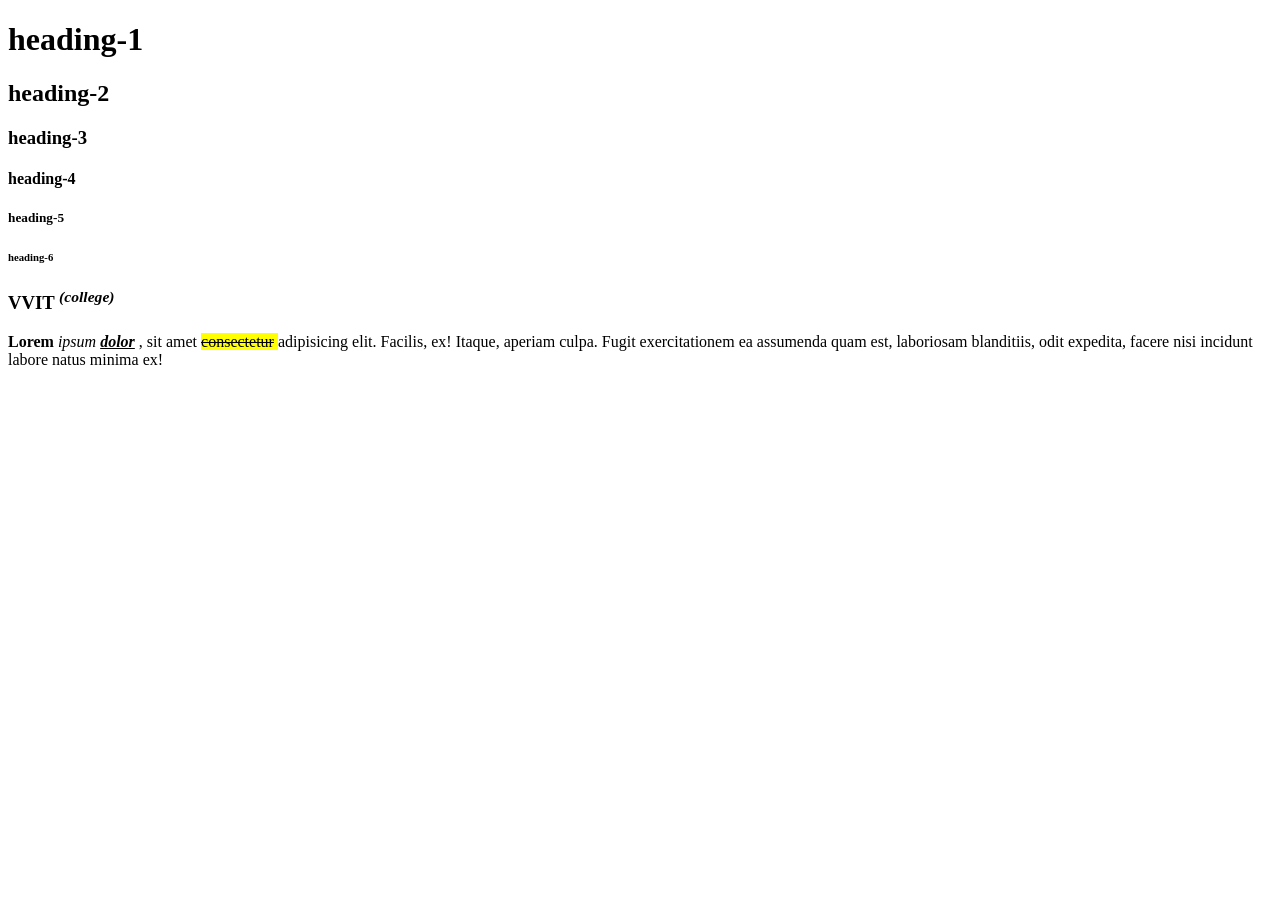
<file: Day-2/index.html>
<!DOCTYPE html>
<html lang="en">

<head> <!--meta information , browser information (tab name , tab icon) , stylings  -->
    <meta charset="UTF-8">
    <meta name="viewport" content="width=device-width, initial-scale=1.0">
    <title>Sample HTML page</title> <!--title represent the tab data-->
    <link rel="icon"
        href="https://thumbs.dreamstime.com/b/amazon-logo-white-background-montreal-canada-july-printed-paper-98221126.jpg">
</head>

<body>

    <h1>heading-1</h1>
    <h2>heading-2</h2>
    <h3>heading-3</h3>
    <h4>heading-4</h4>
    <h5>heading-5</h5>
    <h6>heading-6</h6>


    <h3>VVIT <sup><i>(college)</i></sup> </h3>
    <p>
        <b>Lorem</b> <i>ipsum</i> 
        <em>
            <strong>
                <u>dolor</u>
            </strong>
        </em>

        , sit amet <mark>
            <strike>consectetur</strike>
        </mark> adipisicing elit. Facilis, ex! Itaque, aperiam culpa. Fugit
        exercitationem ea assumenda quam est, laboriosam blanditiis, odit expedita, facere nisi incidunt labore
        natus minima ex!
    </p>
</body>

</html>
</file>
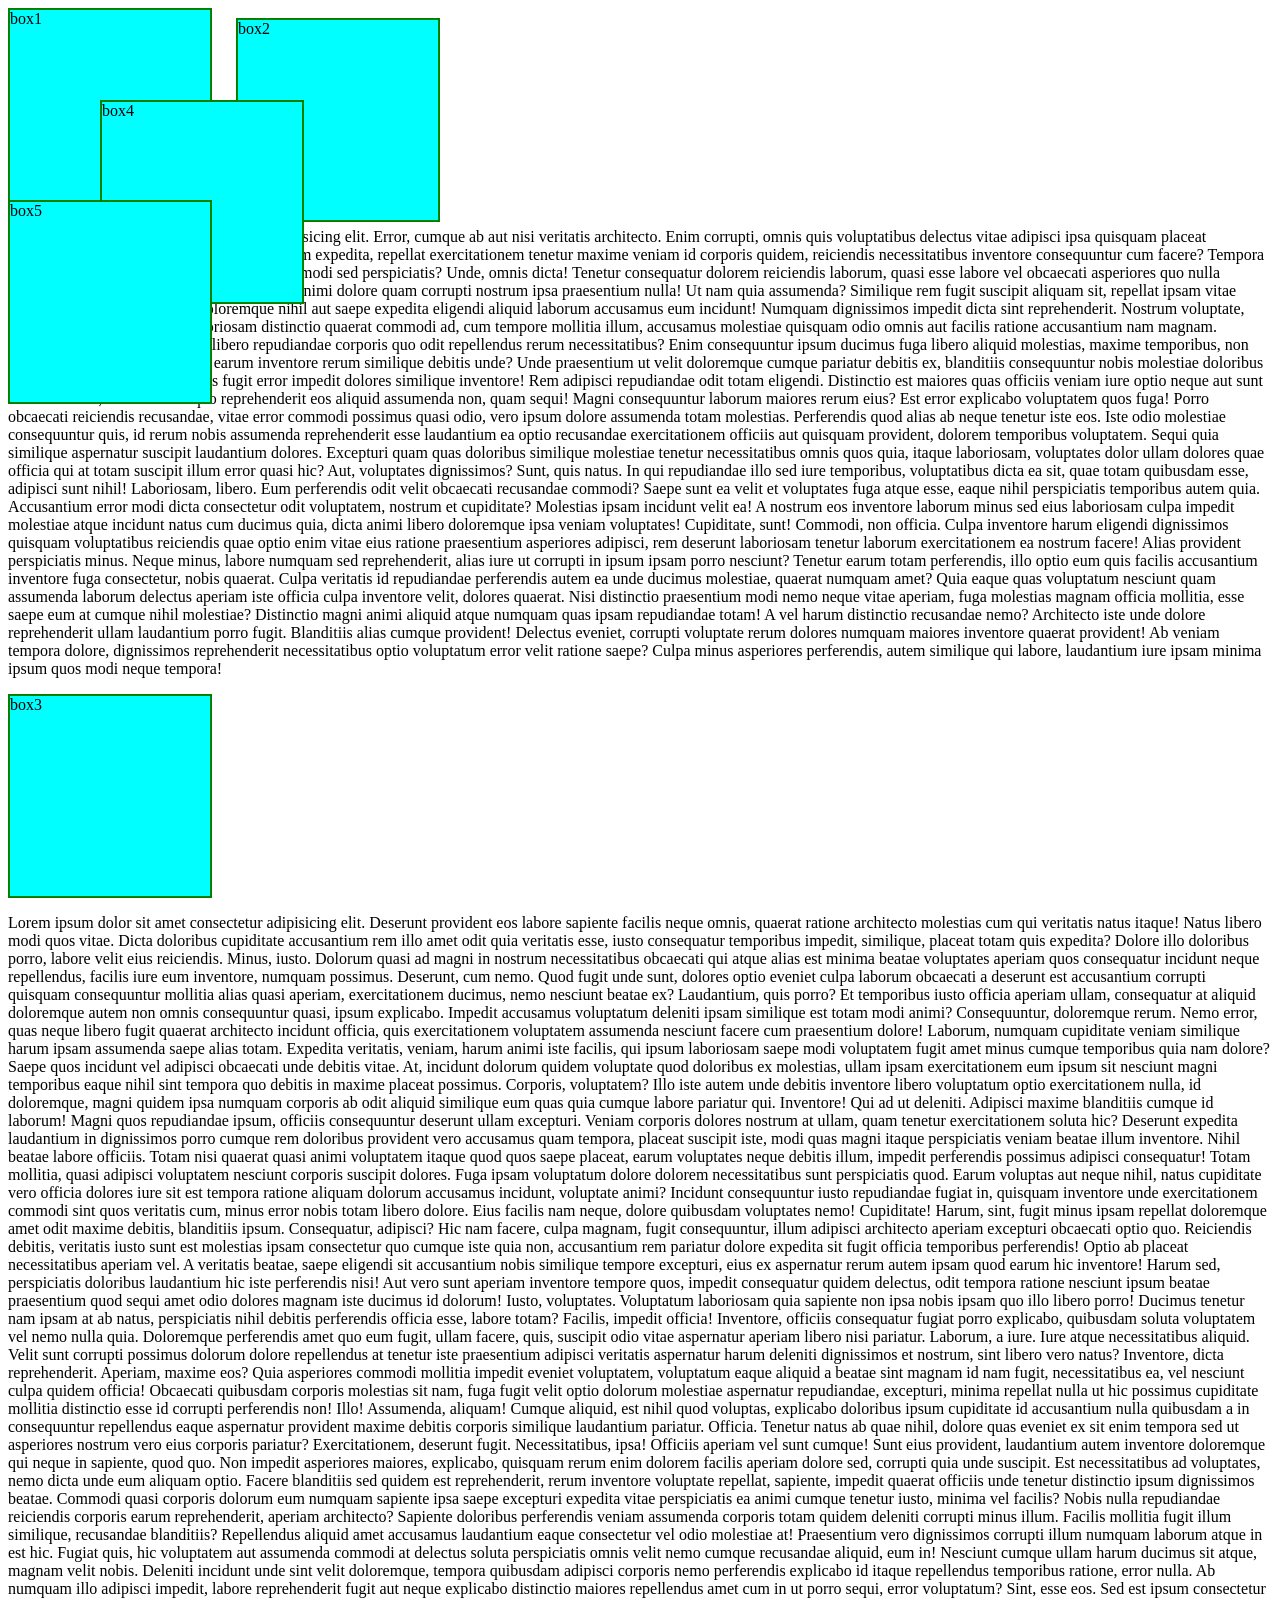
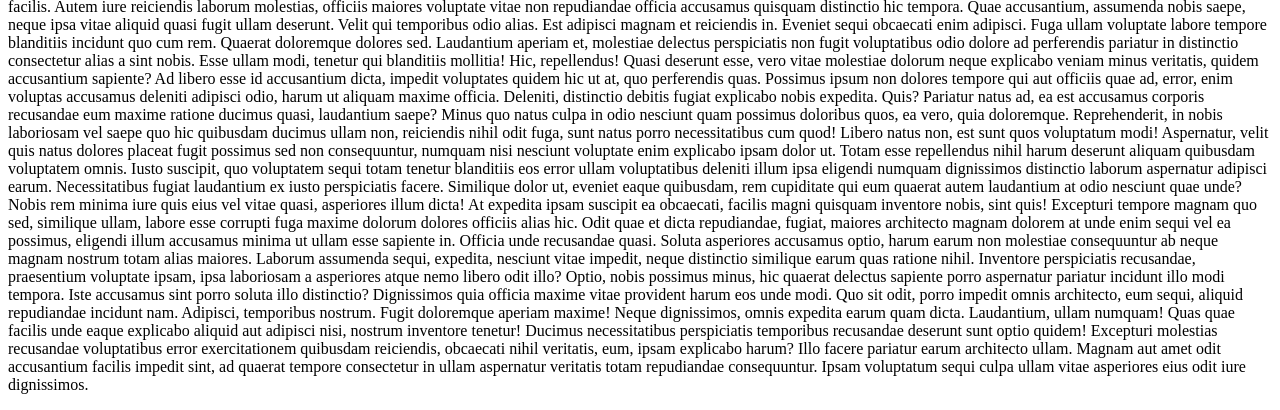
<file: Day-8/Positions/index.html>
<!DOCTYPE html>
<html lang="en">
<head>
    <meta charset="UTF-8">
    <meta name="viewport" content="width=device-width, initial-scale=1.0">
    <title>Document</title>
    <link rel="stylesheet" href="style.css">
</head>
<body>
    <div id="box1">box1</div>
     <div id="box2">box2</div>
     <p>Lorem ipsum, dolor sit amet consectetur adipisicing elit. Error, cumque ab aut nisi veritatis architecto. Enim corrupti, omnis quis voluptatibus delectus vitae adipisci ipsa quisquam placeat exercitationem molestias ab ullam?
     Voluptatem expedita, repellat exercitationem tenetur maxime veniam id corporis quidem, reiciendis necessitatibus inventore consequuntur cum facere? Tempora magnam ex natus dolor eius sunt repellendus modi sed perspiciatis? Unde, omnis dicta!
     Tenetur consequatur dolorem reiciendis laborum, quasi esse labore vel obcaecati asperiores quo nulla repudiandae quisquam expedita delectus in! Animi dolore quam corrupti nostrum ipsa praesentium nulla! Ut nam quia assumenda?
     Similique rem fugit suscipit aliquam sit, repellat ipsam vitae tenetur voluptatum quo, odio doloremque nihil aut saepe expedita eligendi aliquid laborum accusamus eum incidunt! Numquam dignissimos impedit dicta sint reprehenderit.
     Nostrum voluptate, magni soluta in error animi laboriosam distinctio quaerat commodi ad, cum tempore mollitia illum, accusamus molestiae quisquam odio omnis aut facilis ratione accusantium nam magnam. Temporibus, ut quos?
     Deserunt libero repudiandae corporis quo odit repellendus rerum necessitatibus? Enim consequuntur ipsum ducimus fuga libero aliquid molestias, maxime temporibus, non doloribus odio, provident quam earum inventore rerum similique debitis unde?
     Unde praesentium ut velit doloremque cumque pariatur debitis ex, blanditiis consequuntur nobis molestiae doloribus illum sequi repudiandae corporis fugit error impedit dolores similique inventore! Rem adipisci repudiandae odit totam eligendi.
     Distinctio est maiores quas officiis veniam iure optio neque aut sunt modi nesciunt, natus illo hic quo reprehenderit eos aliquid assumenda non, quam sequi! Magni consequuntur laborum maiores rerum eius?
     Est error explicabo voluptatem quos fuga! Porro obcaecati reiciendis recusandae, vitae error commodi possimus quasi odio, vero ipsum dolore assumenda totam molestias. Perferendis quod alias ab neque tenetur iste eos.
     Iste odio molestiae consequuntur quis, id rerum nobis assumenda reprehenderit esse laudantium ea optio recusandae exercitationem officiis aut quisquam provident, dolorem temporibus voluptatem. Sequi quia similique aspernatur suscipit laudantium dolores.
     Excepturi quam quas doloribus similique molestiae tenetur necessitatibus omnis quos quia, itaque laboriosam, voluptates dolor ullam dolores quae officia qui at totam suscipit illum error quasi hic? Aut, voluptates dignissimos?
     Sunt, quis natus. In qui repudiandae illo sed iure temporibus, voluptatibus dicta ea sit, quae totam quibusdam esse, adipisci sunt nihil! Laboriosam, libero. Eum perferendis odit velit obcaecati recusandae commodi?
     Saepe sunt ea velit et voluptates fuga atque esse, eaque nihil perspiciatis temporibus autem quia. Accusantium error modi dicta consectetur odit voluptatem, nostrum et cupiditate? Molestias ipsam incidunt velit ea!
     A nostrum eos inventore laborum minus sed eius laboriosam culpa impedit molestiae atque incidunt natus cum ducimus quia, dicta animi libero doloremque ipsa veniam voluptates! Cupiditate, sunt! Commodi, non officia.
     Culpa inventore harum eligendi dignissimos quisquam voluptatibus reiciendis quae optio enim vitae eius ratione praesentium asperiores adipisci, rem deserunt laboriosam tenetur laborum exercitationem ea nostrum facere! Alias provident perspiciatis minus.
     Neque minus, labore numquam sed reprehenderit, alias iure ut corrupti in ipsum ipsam porro nesciunt? Tenetur earum totam perferendis, illo optio eum quis facilis accusantium inventore fuga consectetur, nobis quaerat.
     Culpa veritatis id repudiandae perferendis autem ea unde ducimus molestiae, quaerat numquam amet? Quia eaque quas voluptatum nesciunt quam assumenda laborum delectus aperiam iste officia culpa inventore velit, dolores quaerat.
     Nisi distinctio praesentium modi nemo neque vitae aperiam, fuga molestias magnam officia mollitia, esse saepe eum at cumque nihil molestiae? Distinctio magni animi aliquid atque numquam quas ipsam repudiandae totam!
     A vel harum distinctio recusandae nemo? Architecto iste unde dolore reprehenderit ullam laudantium porro fugit. Blanditiis alias cumque provident! Delectus eveniet, corrupti voluptate rerum dolores numquam maiores inventore quaerat provident!
     Ab veniam tempora dolore, dignissimos reprehenderit necessitatibus optio voluptatum error velit ratione saepe? Culpa minus asperiores perferendis, autem similique qui labore, laudantium iure ipsam minima ipsum quos modi neque tempora!
     
     
     <div id="box3">box3</div>
      <p>Lorem ipsum dolor sit amet consectetur adipisicing elit. Deserunt provident eos labore sapiente facilis neque omnis, quaerat ratione architecto molestias cum qui veritatis natus itaque! Natus libero modi quos vitae.
      Dicta doloribus cupiditate accusantium rem illo amet odit quia veritatis esse, iusto consequatur temporibus impedit, similique, placeat totam quis expedita? Dolore illo doloribus porro, labore velit eius reiciendis. Minus, iusto.
      Dolorum quasi ad magni in nostrum necessitatibus obcaecati qui atque alias est minima beatae voluptates aperiam quos consequatur incidunt neque repellendus, facilis iure eum inventore, numquam possimus. Deserunt, cum nemo.
      Quod fugit unde sunt, dolores optio eveniet culpa laborum obcaecati a deserunt est accusantium corrupti quisquam consequuntur mollitia alias quasi aperiam, exercitationem ducimus, nemo nesciunt beatae ex? Laudantium, quis porro?
      Et temporibus iusto officia aperiam ullam, consequatur at aliquid doloremque autem non omnis consequuntur quasi, ipsum explicabo. Impedit accusamus voluptatum deleniti ipsam similique est totam modi animi? Consequuntur, doloremque rerum.
      Nemo error, quas neque libero fugit quaerat architecto incidunt officia, quis exercitationem voluptatem assumenda nesciunt facere cum praesentium dolore! Laborum, numquam cupiditate veniam similique harum ipsam assumenda saepe alias totam.
      Expedita veritatis, veniam, harum animi iste facilis, qui ipsum laboriosam saepe modi voluptatem fugit amet minus cumque temporibus quia nam dolore? Saepe quos incidunt vel adipisci obcaecati unde debitis vitae.
      At, incidunt dolorum quidem voluptate quod doloribus ex molestias, ullam ipsam exercitationem eum ipsum sit nesciunt magni temporibus eaque nihil sint tempora quo debitis in maxime placeat possimus. Corporis, voluptatem?
      Illo iste autem unde debitis inventore libero voluptatum optio exercitationem nulla, id doloremque, magni quidem ipsa numquam corporis ab odit aliquid similique eum quas quia cumque labore pariatur qui. Inventore!
      Qui ad ut deleniti. Adipisci maxime blanditiis cumque id laborum! Magni quos repudiandae ipsum, officiis consequuntur deserunt ullam excepturi. Veniam corporis dolores nostrum at ullam, quam tenetur exercitationem soluta hic?
      Deserunt expedita laudantium in dignissimos porro cumque rem doloribus provident vero accusamus quam tempora, placeat suscipit iste, modi quas magni itaque perspiciatis veniam beatae illum inventore. Nihil beatae labore officiis.
      Totam nisi quaerat quasi animi voluptatem itaque quod quos saepe placeat, earum voluptates neque debitis illum, impedit perferendis possimus adipisci consequatur! Totam mollitia, quasi adipisci voluptatem nesciunt corporis suscipit dolores.
      Fuga ipsam voluptatum dolore dolorem necessitatibus sunt perspiciatis quod. Earum voluptas aut neque nihil, natus cupiditate vero officia dolores iure sit est tempora ratione aliquam dolorum accusamus incidunt, voluptate animi?
      Incidunt consequuntur iusto repudiandae fugiat in, quisquam inventore unde exercitationem commodi sint quos veritatis cum, minus error nobis totam libero dolore. Eius facilis nam neque, dolore quibusdam voluptates nemo! Cupiditate!
      Harum, sint, fugit minus ipsam repellat doloremque amet odit maxime debitis, blanditiis ipsum. Consequatur, adipisci? Hic nam facere, culpa magnam, fugit consequuntur, illum adipisci architecto aperiam excepturi obcaecati optio quo.
      Reiciendis debitis, veritatis iusto sunt est molestias ipsam consectetur quo cumque iste quia non, accusantium rem pariatur dolore expedita sit fugit officia temporibus perferendis! Optio ab placeat necessitatibus aperiam vel.
      A veritatis beatae, saepe eligendi sit accusantium nobis similique tempore excepturi, eius ex aspernatur rerum autem ipsam quod earum hic inventore! Harum sed, perspiciatis doloribus laudantium hic iste perferendis nisi!
      Aut vero sunt aperiam inventore tempore quos, impedit consequatur quidem delectus, odit tempora ratione nesciunt ipsum beatae praesentium quod sequi amet odio dolores magnam iste ducimus id dolorum! Iusto, voluptates.
      Voluptatum laboriosam quia sapiente non ipsa nobis ipsam quo illo libero porro! Ducimus tenetur nam ipsam at ab natus, perspiciatis nihil debitis perferendis officia esse, labore totam? Facilis, impedit officia!
      Inventore, officiis consequatur fugiat porro explicabo, quibusdam soluta voluptatem vel nemo nulla quia. Doloremque perferendis amet quo eum fugit, ullam facere, quis, suscipit odio vitae aspernatur aperiam libero nisi pariatur.
      Laborum, a iure. Iure atque necessitatibus aliquid. Velit sunt corrupti possimus dolorum dolore repellendus at tenetur iste praesentium adipisci veritatis aspernatur harum deleniti dignissimos et nostrum, sint libero vero natus?
      Inventore, dicta reprehenderit. Aperiam, maxime eos? Quia asperiores commodi mollitia impedit eveniet voluptatem, voluptatum eaque aliquid a beatae sint magnam id nam fugit, necessitatibus ea, vel nesciunt culpa quidem officia!
      Obcaecati quibusdam corporis molestias sit nam, fuga fugit velit optio dolorum molestiae aspernatur repudiandae, excepturi, minima repellat nulla ut hic possimus cupiditate mollitia distinctio esse id corrupti perferendis non! Illo!
      Assumenda, aliquam! Cumque aliquid, est nihil quod voluptas, explicabo doloribus ipsum cupiditate id accusantium nulla quibusdam a in consequuntur repellendus eaque aspernatur provident maxime debitis corporis similique laudantium pariatur. Officia.
      Tenetur natus ab quae nihil, dolore quas eveniet ex sit enim tempora sed ut asperiores nostrum vero eius corporis pariatur? Exercitationem, deserunt fugit. Necessitatibus, ipsa! Officiis aperiam vel sunt cumque!
      Sunt eius provident, laudantium autem inventore doloremque qui neque in sapiente, quod quo. Non impedit asperiores maiores, explicabo, quisquam rerum enim dolorem facilis aperiam dolore sed, corrupti quia unde suscipit.
      Est necessitatibus ad voluptates, nemo dicta unde eum aliquam optio. Facere blanditiis sed quidem est reprehenderit, rerum inventore voluptate repellat, sapiente, impedit quaerat officiis unde tenetur distinctio ipsum dignissimos beatae.
      Commodi quasi corporis dolorum eum numquam sapiente ipsa saepe excepturi expedita vitae perspiciatis ea animi cumque tenetur iusto, minima vel facilis? Nobis nulla repudiandae reiciendis corporis earum reprehenderit, aperiam architecto?
      Sapiente doloribus perferendis veniam assumenda corporis totam quidem deleniti corrupti minus illum. Facilis mollitia fugit illum similique, recusandae blanditiis? Repellendus aliquid amet accusamus laudantium eaque consectetur vel odio molestiae at!
      Praesentium vero dignissimos corrupti illum numquam laborum atque in est hic. Fugiat quis, hic voluptatem aut assumenda commodi at delectus soluta perspiciatis omnis velit nemo cumque recusandae aliquid, eum in!
      Nesciunt cumque ullam harum ducimus sit atque, magnam velit nobis. Deleniti incidunt unde sint velit doloremque, tempora quibusdam adipisci corporis nemo perferendis explicabo id itaque repellendus temporibus ratione, error nulla.
      Ab numquam illo adipisci impedit, labore reprehenderit fugit aut neque explicabo distinctio maiores repellendus amet cum in ut porro sequi, error voluptatum? Sint, esse eos. Sed est ipsum consectetur facilis.
      Autem iure reiciendis laborum molestias, officiis maiores voluptate vitae non repudiandae officia accusamus quisquam distinctio hic tempora. Quae accusantium, assumenda nobis saepe, neque ipsa vitae aliquid quasi fugit ullam deserunt.
      Velit qui temporibus odio alias. Est adipisci magnam et reiciendis in. Eveniet sequi obcaecati enim adipisci. Fuga ullam voluptate labore tempore blanditiis incidunt quo cum rem. Quaerat doloremque dolores sed.
      Laudantium aperiam et, molestiae delectus perspiciatis non fugit voluptatibus odio dolore ad perferendis pariatur in distinctio consectetur alias a sint nobis. Esse ullam modi, tenetur qui blanditiis mollitia! Hic, repellendus!
      Quasi deserunt esse, vero vitae molestiae dolorum neque explicabo veniam minus veritatis, quidem accusantium sapiente? Ad libero esse id accusantium dicta, impedit voluptates quidem hic ut at, quo perferendis quas.
      Possimus ipsum non dolores tempore qui aut officiis quae ad, error, enim voluptas accusamus deleniti adipisci odio, harum ut aliquam maxime officia. Deleniti, distinctio debitis fugiat explicabo nobis expedita. Quis?
      Pariatur natus ad, ea est accusamus corporis recusandae eum maxime ratione ducimus quasi, laudantium saepe? Minus quo natus culpa in odio nesciunt quam possimus doloribus quos, ea vero, quia doloremque.
      Reprehenderit, in nobis laboriosam vel saepe quo hic quibusdam ducimus ullam non, reiciendis nihil odit fuga, sunt natus porro necessitatibus cum quod! Libero natus non, est sunt quos voluptatum modi!
      Aspernatur, velit quis natus dolores placeat fugit possimus sed non consequuntur, numquam nisi nesciunt voluptate enim explicabo ipsam dolor ut. Totam esse repellendus nihil harum deserunt aliquam quibusdam voluptatem omnis.
      Iusto suscipit, quo voluptatem sequi totam tenetur blanditiis eos error ullam voluptatibus deleniti illum ipsa eligendi numquam dignissimos distinctio laborum aspernatur adipisci earum. Necessitatibus fugiat laudantium ex iusto perspiciatis facere.
      Similique dolor ut, eveniet eaque quibusdam, rem cupiditate qui eum quaerat autem laudantium at odio nesciunt quae unde? Nobis rem minima iure quis eius vel vitae quasi, asperiores illum dicta!
      At expedita ipsam suscipit ea obcaecati, facilis magni quisquam inventore nobis, sint quis! Excepturi tempore magnam quo sed, similique ullam, labore esse corrupti fuga maxime dolorum dolores officiis alias hic.
      Odit quae et dicta repudiandae, fugiat, maiores architecto magnam dolorem at unde enim sequi vel ea possimus, eligendi illum accusamus minima ut ullam esse sapiente in. Officia unde recusandae quasi.
      Soluta asperiores accusamus optio, harum earum non molestiae consequuntur ab neque magnam nostrum totam alias maiores. Laborum assumenda sequi, expedita, nesciunt vitae impedit, neque distinctio similique earum quas ratione nihil.
      Inventore perspiciatis recusandae, praesentium voluptate ipsam, ipsa laboriosam a asperiores atque nemo libero odit illo? Optio, nobis possimus minus, hic quaerat delectus sapiente porro aspernatur pariatur incidunt illo modi tempora.
      Iste accusamus sint porro soluta illo distinctio? Dignissimos quia officia maxime vitae provident harum eos unde modi. Quo sit odit, porro impedit omnis architecto, eum sequi, aliquid repudiandae incidunt nam.
      Adipisci, temporibus nostrum. Fugit doloremque aperiam maxime! Neque dignissimos, omnis expedita earum quam dicta. Laudantium, ullam numquam! Quas quae facilis unde eaque explicabo aliquid aut adipisci nisi, nostrum inventore tenetur!
      Ducimus necessitatibus perspiciatis temporibus recusandae deserunt sunt optio quidem! Excepturi molestias recusandae voluptatibus error exercitationem quibusdam reiciendis, obcaecati nihil veritatis, eum, ipsam explicabo harum? Illo facere pariatur earum architecto ullam.
      Magnam aut amet odit accusantium facilis impedit sint, ad quaerat tempore consectetur in ullam aspernatur veritatis totam repudiandae consequuntur. Ipsam voluptatum sequi culpa ullam vitae asperiores eius odit iure dignissimos.
             
      
      <div id="box4">box4</div>
       <div id="box5">box5</div>
    
</body>
</html>
</file>
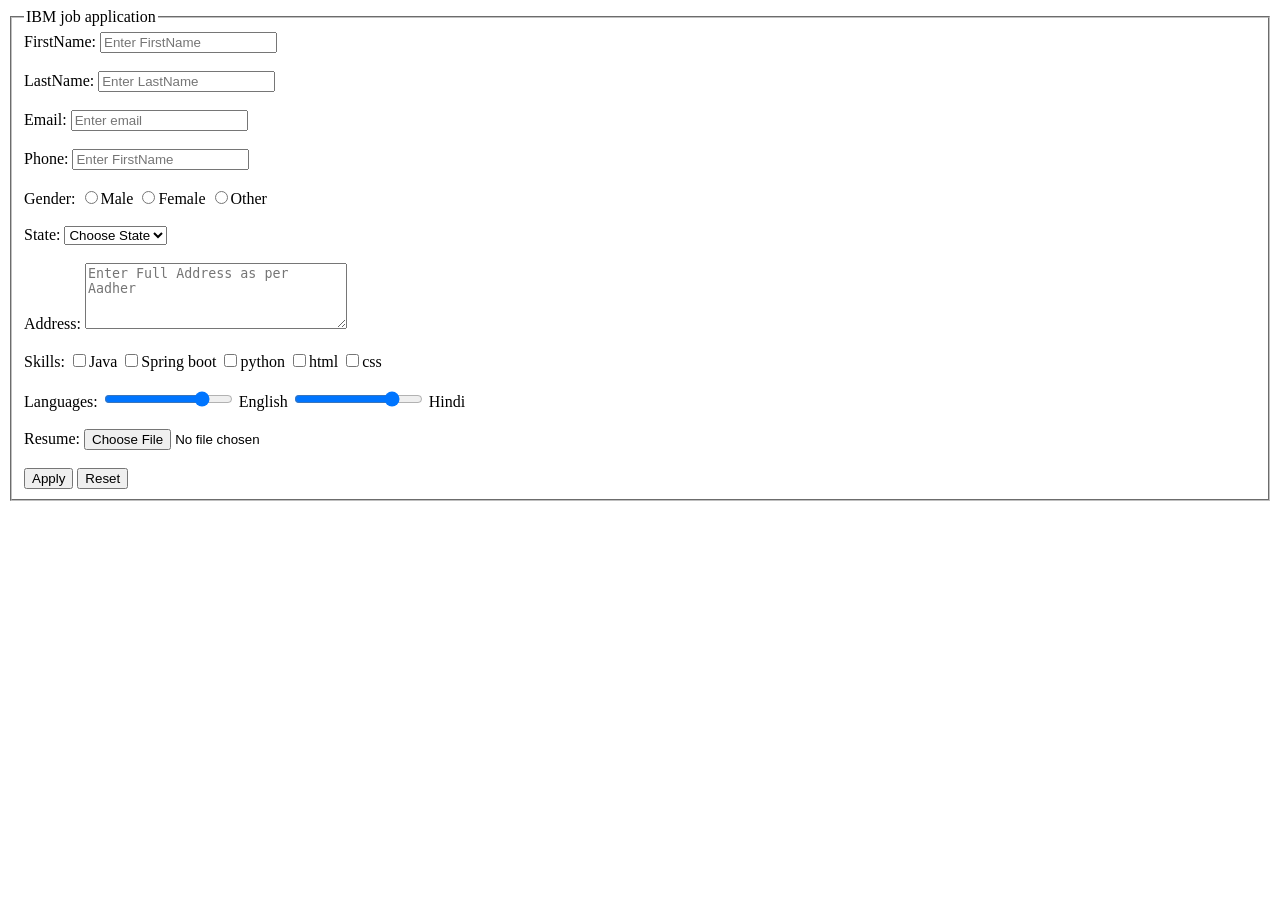
<file: Day-3/job-application.html>
<!DOCTYPE html>
<head>
    <title>job application form</title>
</head>
<body>
    <fieldset>
        <legend>IBM job application</legend>
        <label for="" >FirstName:</label>
        <input type="text" placeholder="Enter FirstName">
        <br><br>
        <label for="">LastName:</label>
        <input type="text" placeholder="Enter LastName">
        <br><br>
        <label for="">Email:</label>
        <input type="email" placeholder="Enter email">
        <br><br>
        <label for="">Phone:</label>
        <input type="tel" pattern="[6-9]{1}[0-9]{9}" placeholder="Enter FirstName">
        <br><br>
        <label for="">Gender:</label>
        <input type="radio" value="Male" name="'Gender">Male
        <input type="radio" value="Female" name="'Gender">Female
        <input type="radio" value="Other" name="'Gender">Other
        <br><br>
        <label for="">State:</label>
        <select name="" id="State">
            <option value="">Choose State</option>
            <option value="Andhra pradesh">AP</option>
            <option value="Tamil Nadu">TN</option>
            <option value="Telangana">TG</option>
            <option value="Kerala">KL</option>
        </select>
        <br><br>
        <label for="">Address: </label>
            <textarea rows="4" cols="30" placeholder="Enter Full Address as per Aadher" name="" id=""></textarea>
        <br><br>
        <label for="">Skills:</label>
        <input type="checkbox">Java
        <input type="checkbox">Spring boot
        <input type="checkbox">python
        <input type="checkbox">html
        <input type="checkbox">css
        <br><br>
        <label for="">Languages: </label>
            <input type="range" value="80"> English
            <input type="range" value="80"> Hindi
            <br><br> 
        <label for="">Resume:</label>
        <input type="file" accept=".pdf">
        <br><br>
        <button type="submit">Apply</button>
        <button type="reset">Reset</button>

    </fieldset>
</body>
</html>
</file>
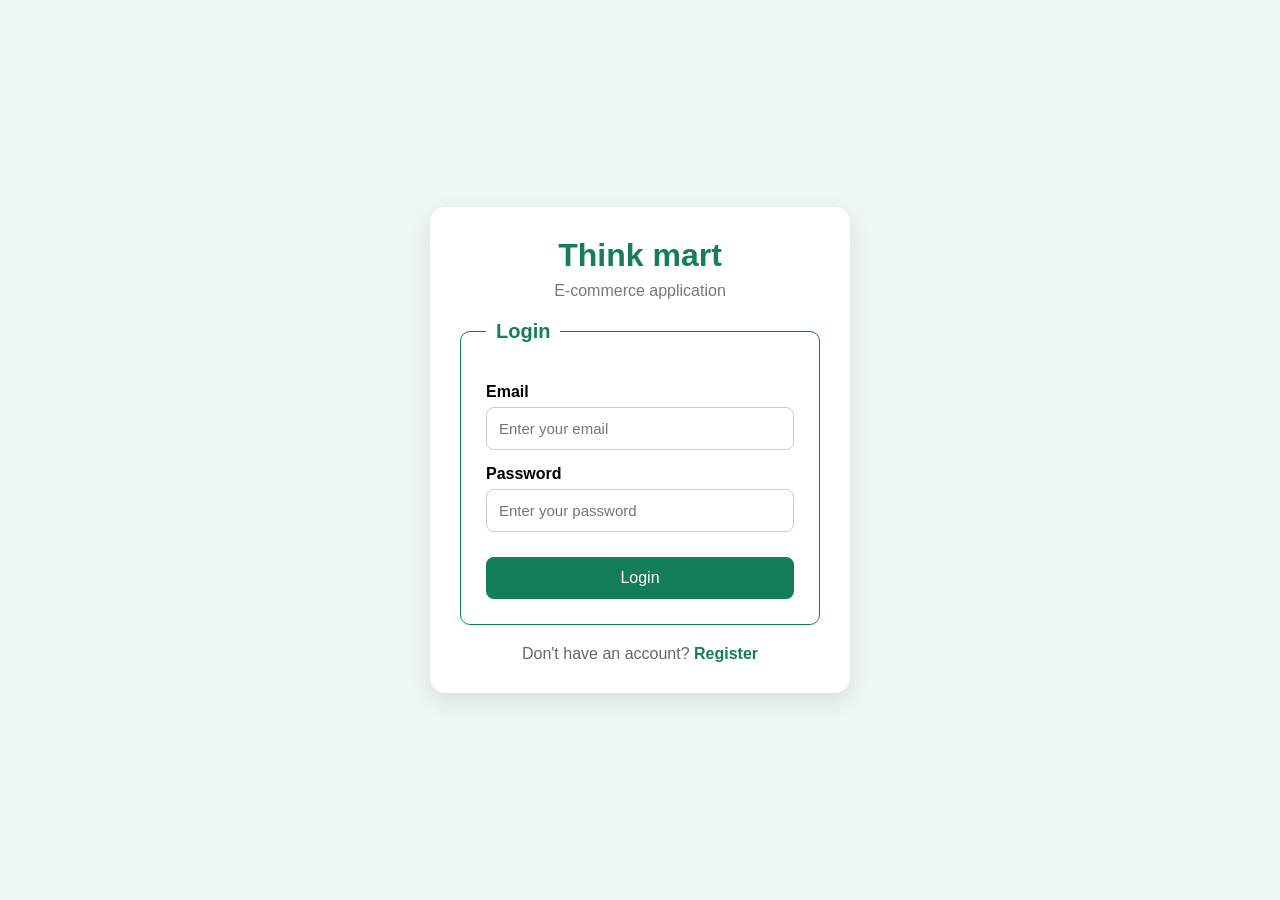
<file: Day-3/E-commerce/Login.html>
<!DOCTYPE html>
<html lang="en">
<head>
    <meta charset="UTF-8">
    <meta name="viewport" content="width=device-width, initial-scale=1.0">
    <title>Think mart-login</title>
    <link rel="icon" href="https://encrypted-tbn0.gstatic.com/images?q=tbn:ANd9GcRjg-j9JcRXCCF3SMANqkvJceVK5_KE3v4qcXTlvsjZTg&s=10">

    <style>
        * {
            box-sizing: border-box;
            margin: 0;
            padding: 0;
            font-family: Arial, sans-serif;
        }

        body {
            min-height: 100vh;
            display: flex;
            justify-content: center;
            align-items: center;
            background: #eef7f3;
        }

        .container {
            width: 420px;
            background: white;
            padding: 30px;
            border-radius: 15px;
            box-shadow: 0 8px 25px rgba(0, 0, 0, 0.1);
        }

        h1 {
            text-align: center;
            color: #147d5a;
            margin-bottom: 8px;
        }

        .subtitle {
            text-align: center;
            color: #777;
            margin-bottom: 20px;
        }

        fieldset {
            border: 1px solid #147d5a;
            border-radius: 10px;
            padding: 25px;
        }

        legend {
            color: #147d5a;
            font-size: 20px;
            font-weight: bold;
            padding: 0 10px;
        }

        label {
            display: block;
            margin: 15px 0 6px;
            font-weight: bold;
        }

        input {
            width: 100%;
            padding: 12px;
            border: 1px solid #ccc;
            border-radius: 8px;
            font-size: 15px;
        }

        button {
            width: 100%;
            padding: 12px;
            margin-top: 25px;
            border: none;
            border-radius: 8px;
            background: #147d5a;
            color: white;
            font-size: 16px;
            cursor: pointer;
        }

        .register {
            text-align: center;
            margin-top: 20px;
            color: #666;
        }

        .register a {
            color: #147d5a;
            text-decoration: none;
            font-weight: bold;
        }
    </style>
</head>

<body>

    <div class="container">

        <h1>Think mart</h1>
        <p class="subtitle">E-commerce application</p>

        <form>

            <fieldset>

                <legend>Login</legend>

                <label for="email">Email</label>
                <input 
                    type="email"
                    id="email"
                    name="email"
                    placeholder="Enter your email"
                    required
                >

                <label for="password">Password</label>
                <input 
                    type="password"
                    id="password"
                    name="password"
                    placeholder="Enter your password"
                    required
                >

                <button type="submit">Login</button>
                <p class="landing">
                    <a href="landing-page.html"></a>
                </p>

            </fieldset>

        </form>

        <p class="register">
            Don't have an account?
            <a href="register.html">Register</a>
        </p>

    </div>

</body>
</html>
</file>
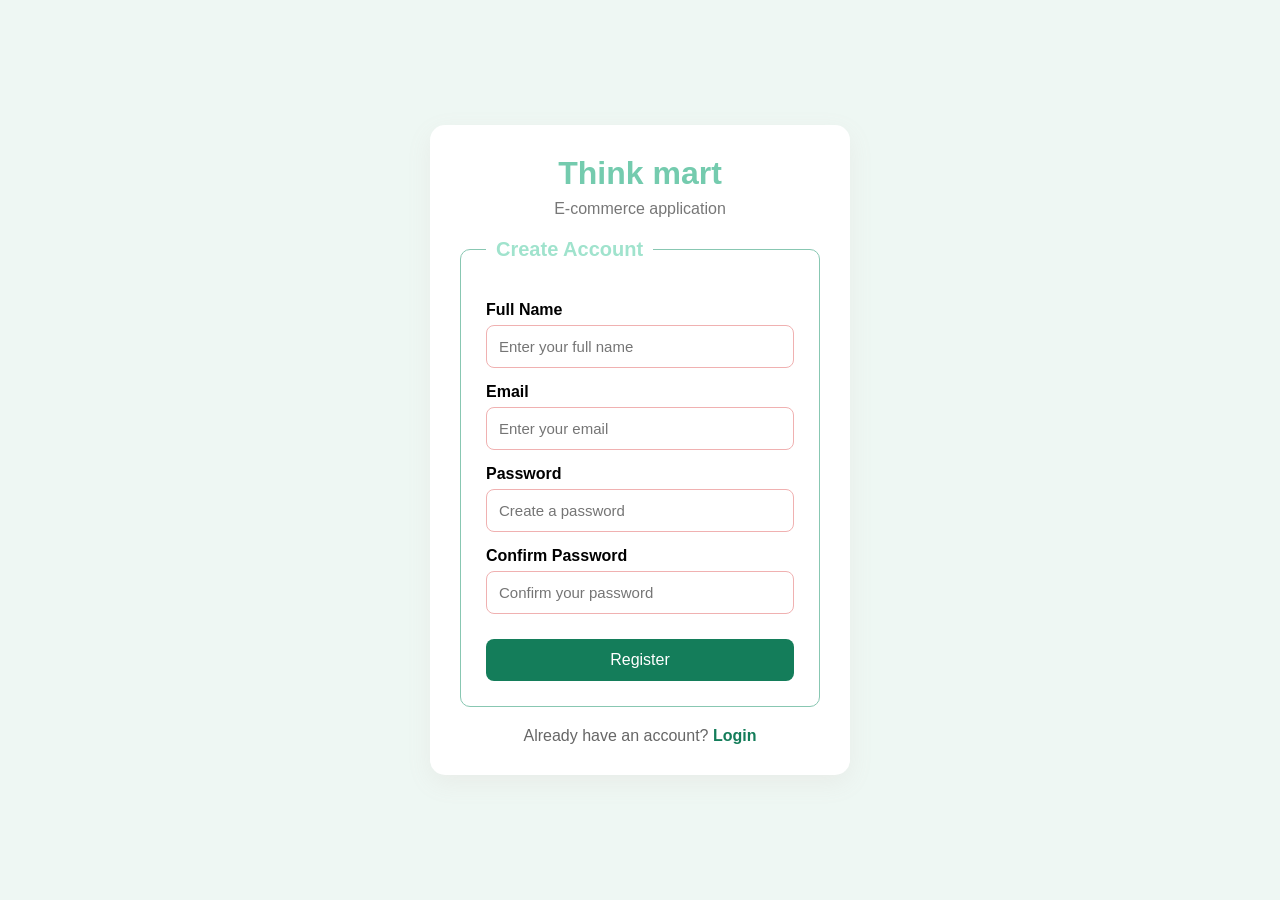
<file: Day-3/E-commerce/Register.html>
<!DOCTYPE html>
<html lang="en">
<head>
    <meta charset="UTF-8">
    <meta name="viewport" content="width=device-width, initial-scale=1.0">
    <title>Think mart-register</title>
    <link rel="icon" href="https://encrypted-tbn0.gstatic.com/images?q=tbn:ANd9GcRjg-j9JcRXCCF3SMANqkvJceVK5_KE3v4qcXTlvsjZTg&s=10">


    <style>
        * {
            box-sizing: border-box;
            margin: 0;
            padding: 0;
            font-family: Arial, sans-serif;
        }

        body {
            min-height: 100vh;
            display: flex;
            justify-content: center;
            align-items: center;
            background: #eef7f3;
        }

        .container {
            width: 420px;
            background: white;
            padding: 30px;
            border-radius: 15px;
            box-shadow: 0 8px 25px rgba(185, 145, 145, 0.1);
        }

        h1 {
            text-align: center;
            color: #74cbae;
            margin-bottom: 8px;
        }

        .subtitle {
            text-align: center;
            color: #777;
            margin-bottom: 20px;
        }

        fieldset {
            border: 1px solid #88c7b2;
            border-radius: 10px;
            padding: 25px;
        }

        legend {
            color: #a0e3cd;
            font-size: 20px;
            font-weight: bold;
            padding: 0 10px;
        }

        label {
            display: block;
            margin: 15px 0 6px;
            font-weight: bold;
        }

        input {
            width: 100%;
            padding: 12px;
            border: 1px solid #f0b1b1;
            border-radius: 8px;
            font-size: 15px;
        }

        button {
            width: 100%;
            padding: 12px;
            margin-top: 25px;
            border: none;
            border-radius: 8px;
            background: #147d5a;
            color: white;
            font-size: 16px;
            cursor: pointer;
        }

        .login {
            text-align: center;
            margin-top: 20px;
            color: #666;
        }

        .login a {
            color: #147d5a;
            text-decoration: none;
            font-weight: bold;
        }
    </style>
</head>

<body>

    <div class="container">

        <h1>Think mart</h1>
        <p class="subtitle">E-commerce application</p>

        <form>

            <fieldset>

                <legend>Create Account</legend>

                <label for="name">Full Name</label>
                <input 
                    type="text" name="name" placeholder="Enter your full name"
                >

                <label for="email">Email</label>
                <input 
                    type="email" 
                    name="email"
                    placeholder="Enter your email"

                >

                <label for="password">Password</label>
                <input 
                    type="password"  
                    name="password"
                    placeholder="Create a password"

                >

                <label for="confirmPassword">Confirm Password</label>
                <input 
                    type="password" 
                    name="confirmPassword"
                    placeholder="Confirm your password"
                >

                <button type="submit">Register</button>

            </fieldset>

        </form>

        <p class="login">
            Already have an account?
            <a href="login.html">Login</a>
        </p>

    </div>

</body>
</html>
</file>
<file: Day-8/Positions/style.css>
div{
    height: 200px;
    width: 200px;
    background-color: aqua;
    border: 2px solid green;
    display: inline-block;
}
#box1{
position: static;
top: 50px;
left: 50px;
}
#box2{
position: relative;
top: 10px;
left: 20px;
}
#box3{
position: sticky;
top: 50px;

}
#box4{
    position: fixed;
    top: 100px;
    left: 100px;
}
#box5{
    position:absolute;
    top:200px;

}
</file>
